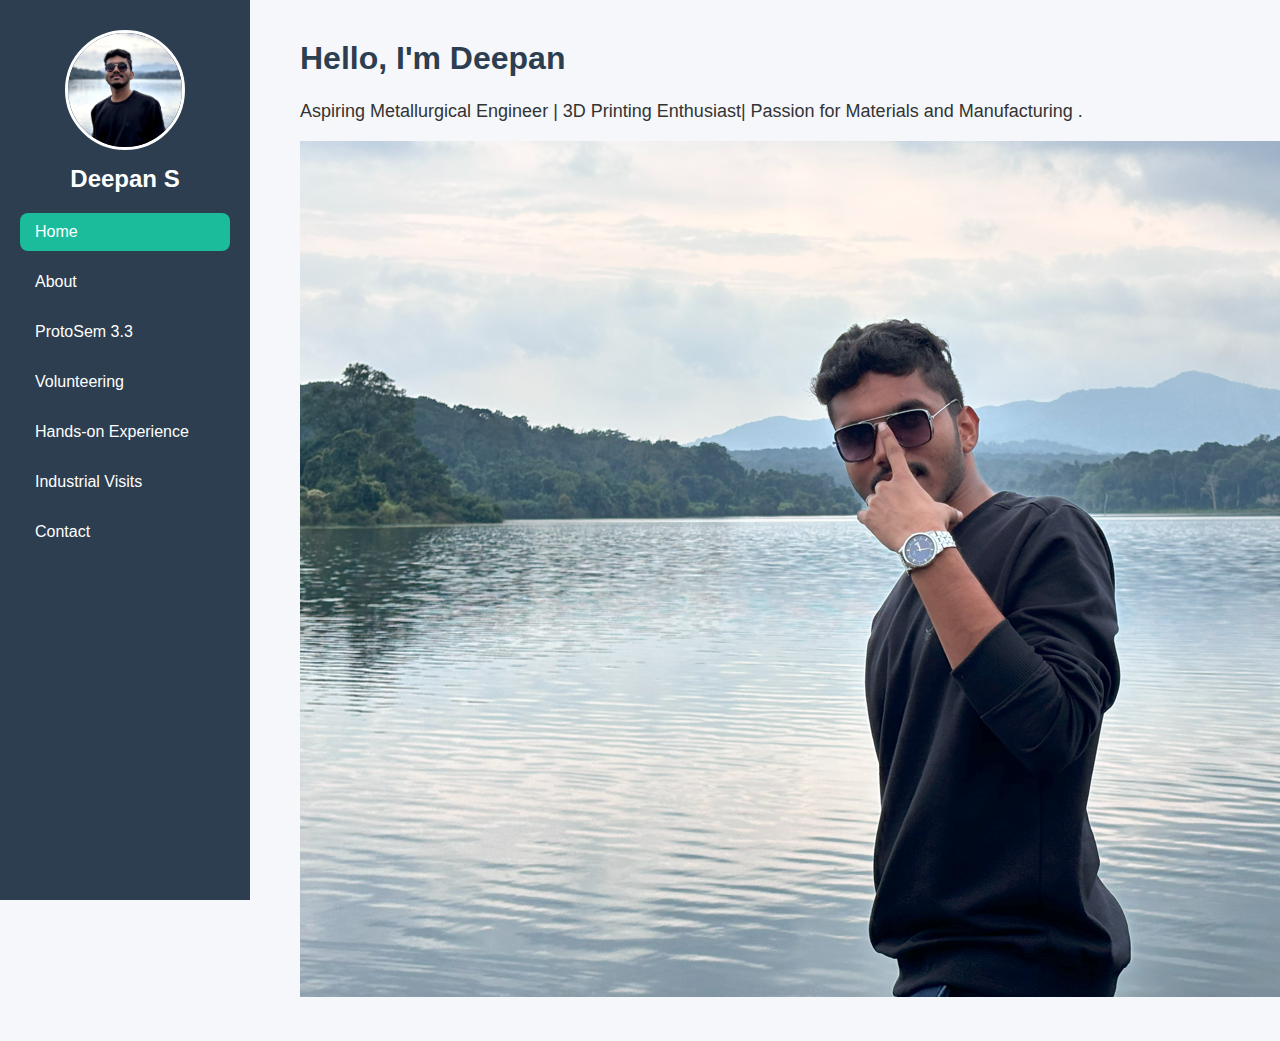
<file: index.html>
<!DOCTYPE html>
<html lang="en">
<head>
  <meta charset="UTF-8" />
  <meta name="viewport" content="width=device-width, initial-scale=1.0"/>
  <title>Home | Deepan S</title>
  <link rel="stylesheet" href="style.css"/>
</head>
<body>
  <div class="sidebar">
    <img src="24.jpg" alt="Profile" class="profile-pic">
    <h2>Deepan S</h2>
    <nav>
      <a class="active" href="index.html">Home</a>
      <a href="about.html">About</a>
      <a href="protosem.html">ProtoSem 3.3</a>
      <a href="volunteering.html">Volunteering</a>
      <a href="experience.html">Hands-on Experience</a>
      <a href="visits.html">Industrial Visits</a>
      <a href="contact.html">Contact</a>
    </nav>
  </div>
  <main class="main-content">
    <h1>Hello, I'm Deepan</h1>
    <p>Aspiring Metallurgical Engineer | 3D Printing Enthusiast| Passion for Materials and Manufacturing .</p>
    <img src="26.png" alt="Hero" class="hero-img">
  </main>
</body>
</html>
</file>
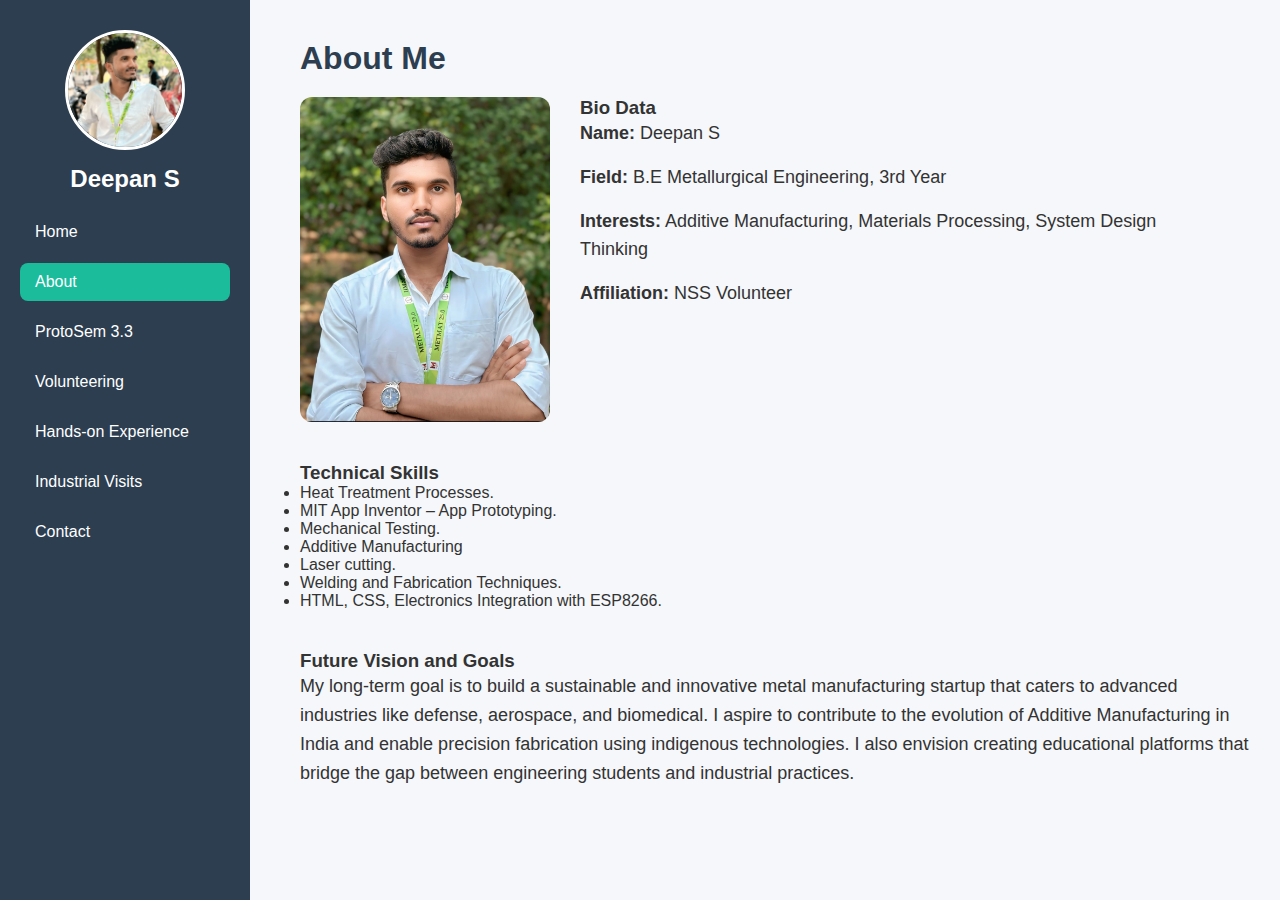
<file: about.html>
<!DOCTYPE html>
<html lang="en">
<head>
  <meta charset="UTF-8" />
  <meta name="viewport" content="width=device-width, initial-scale=1.0"/>
  <title>About | Deepan S</title>
  <link rel="stylesheet" href="style.css"/>
</head>
<body>
  <div class="sidebar">
    <img src="2.jpg" alt="Profile" class="profile-pic">
    <h2>Deepan S</h2>
    <nav>
      <a href="index.html">Home</a>
      <a class="active" href="about.html">About</a>
      <a href="protosem.html">ProtoSem 3.3</a>
      <a href="volunteering.html">Volunteering</a>
      <a href="experience.html">Hands-on Experience</a>
      <a href="visits.html">Industrial Visits</a>
      <a href="contact.html">Contact</a>
    </nav>
  </div>
  <main class="main-content">
    <h1>About Me</h1>

    <div style="display: flex; gap: 30px; flex-wrap: wrap;">
      <img src="3.jpg" alt="Deepan Portrait" style="width: 250px; border-radius: 12px;" />
      <div style="max-width: 600px;">
        <h3>Bio Data</h3>
        <p><strong>Name:</strong> Deepan S</p>
        <p><strong>Field:</strong> B.E Metallurgical Engineering, 3rd Year</p>
        <p><strong>Interests:</strong> Additive Manufacturing, Materials Processing, System Design Thinking</p>
        <p><strong>Affiliation:</strong>  NSS Volunteer</p>
      </div>
    </div>

    <section style="margin-top: 40px;">
      <h3>Technical Skills</h3>
      <ul>
        <li>Heat Treatment Processes.</li>
        <li>MIT App Inventor – App Prototyping.</li>
        <li>Mechanical Testing.</li>
        <li>Additive Manufacturing</li>
        <li>Laser cutting.</li>
        <li>Welding and Fabrication Techniques.</li>
        <li>HTML, CSS, Electronics Integration with ESP8266.</li>
      </ul>
    </section>

    <section style="margin-top: 40px;">
      <h3>Future Vision and Goals</h3>
      <p>
        My long-term goal is to build a sustainable and innovative metal manufacturing startup
        that caters to advanced industries like defense, aerospace, and biomedical. I aspire to
        contribute to the evolution of Additive Manufacturing in India and enable precision fabrication
        using indigenous technologies. I also envision creating educational platforms that bridge
        the gap between engineering students and industrial practices.
      </p>
    </section>
  </main>
</body>
</html>
</file>
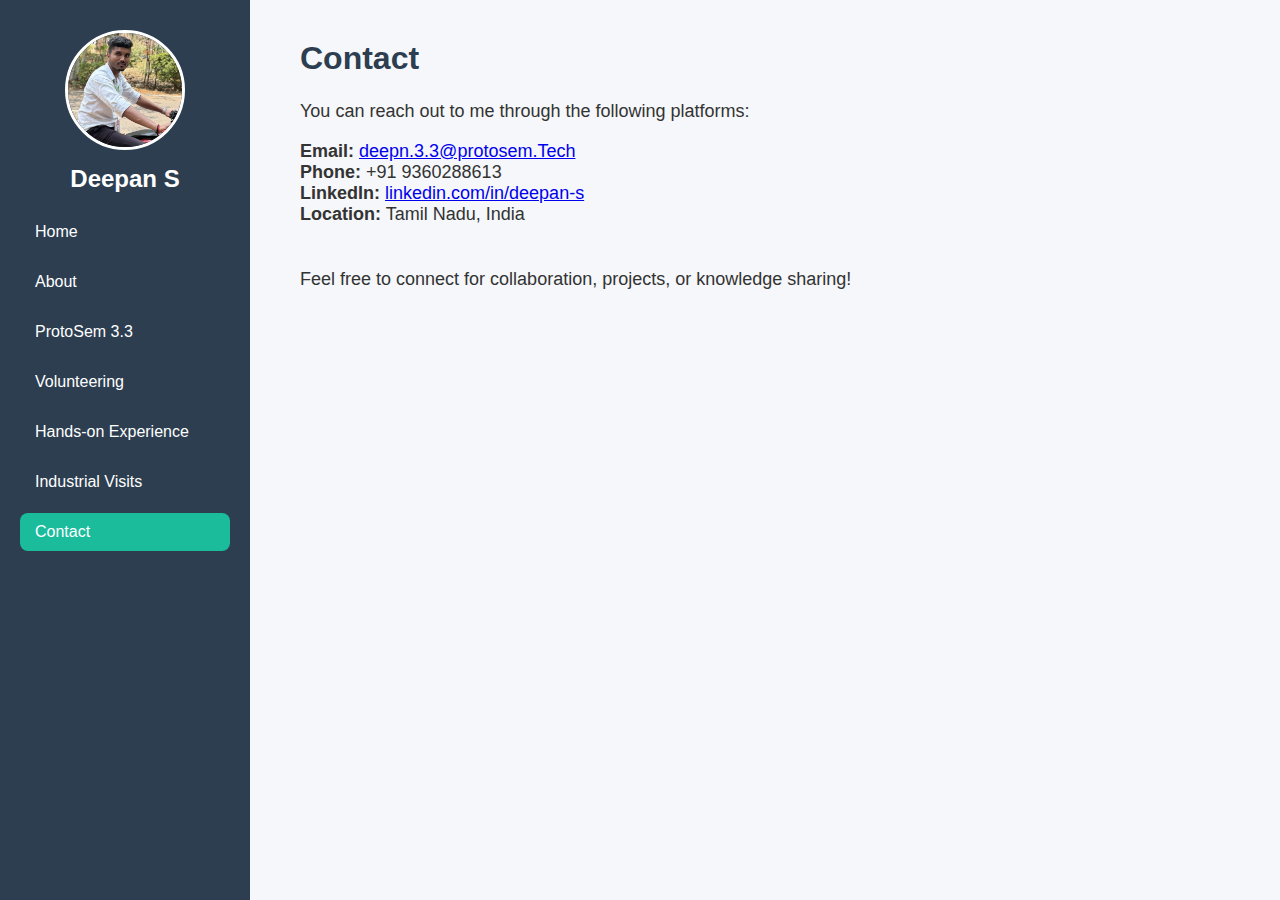
<file: contact.html>
<!DOCTYPE html>
<html lang="en">
<head>
  <meta charset="UTF-8" />
  <meta name="viewport" content="width=device-width, initial-scale=1.0"/>
  <title>Contact | Deepan S</title>
  <link rel="stylesheet" href="style.css"/>
</head>
<body>
  <div class="sidebar">
    <img src="22.jpg" alt="Profile" class="profile-pic">
    <h2>Deepan S</h2>
    <nav>
      <a href="index.html">Home</a>
      <a href="about.html">About</a>
      <a href="protosem.html">ProtoSem 3.3</a>
      <a href="volunteering.html">Volunteering</a>
      <a href="experience.html">Hands-on Experience</a>
      <a href="visits.html">Industrial Visits</a>
      <a class="active" href="contact.html">Contact</a>
    </nav>
  </div>
  <main class="main-content">
    <h1>Contact</h1>
    <p>You can reach out to me through the following platforms:</p>

    <ul style="list-style-type: none; padding: 0; font-size: 18px;">
      <li><strong>Email:</strong> <a href="deepan.3.3@protosem.Tech">deepn.3.3@protosem.Tech</a></li>
      <li><strong>Phone:</strong> +91 9360288613 </li>
      <li><strong>LinkedIn:</strong> <a href="https://www.linkedin.com/in/deepan-s35?utm_source=share&utm_campaign=share_via&utm_content=profile&utm_medium=android_app" target="_blank">linkedin.com/in/deepan-s</a></li>
      <li><strong>Location:</strong> Tamil Nadu, India</li>
    </ul>

    <p style="margin-top: 40px;">Feel free to connect for collaboration, projects, or knowledge sharing!</p>
  </main>
</body>
</html>
</file>
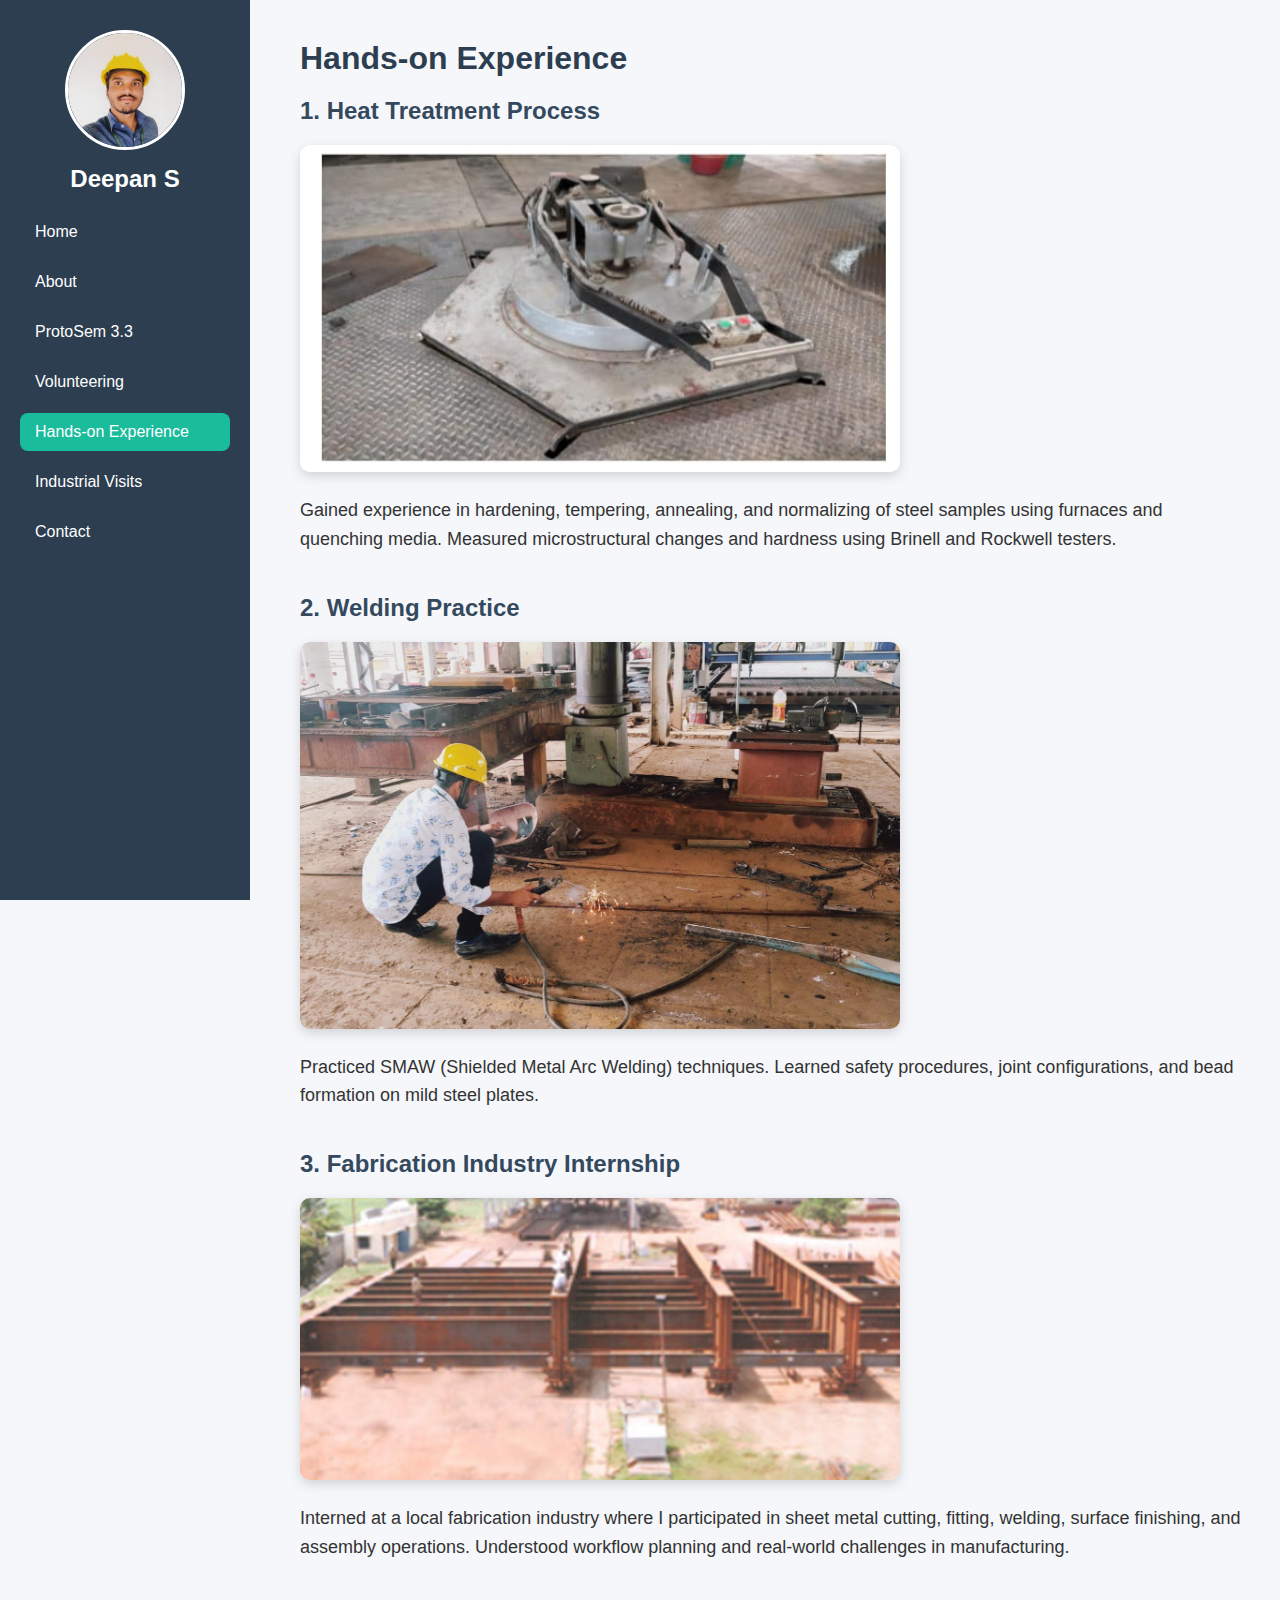
<file: experience.html>
<!DOCTYPE html>
<html lang="en">
<head>
  <meta charset="UTF-8" />
  <meta name="viewport" content="width=device-width, initial-scale=1.0"/>
  <title>Hands-on Experience | Deepan S</title>
  <link rel="stylesheet" href="style.css"/>
</head>
<body>
  <div class="sidebar">
    <img src="20.jpg" alt="Profile" class="profile-pic">
    <h2>Deepan S</h2>
    <nav>
      <a href="index.html">Home</a>
      <a href="about.html">About</a>
      <a href="protosem.html">ProtoSem 3.3</a>
      <a href="volunteering.html">Volunteering</a>
      <a class="active" href="experience.html">Hands-on Experience</a>
      <a href="visits.html">Industrial Visits</a>
      <a href="contact.html">Contact</a>
    </nav>
  </div>
  <main class="main-content">
    <h1>Hands-on Experience</h1>

    <div class="assignment">
      <h3>1. Heat Treatment Process</h3>
      <img src="12.jpg" alt="Heat Treatment Process" class="assignment-img" />
      <p>
        Gained experience in hardening, tempering, annealing, and normalizing of steel samples using
        furnaces and quenching media. Measured microstructural changes and hardness using Brinell and Rockwell testers.
      </p>
    </div>

    <div class="assignment">
      <h3>2. Welding Practice</h3>
      <img src="13.jpg" alt="Welding Workshop" class="assignment-img" />
      <p>
        Practiced SMAW (Shielded Metal Arc Welding)  techniques.
        Learned safety procedures, joint configurations, and bead formation on mild steel plates.
      </p>
    </div>

    <div class="assignment">
      <h3>3. Fabrication Industry Internship</h3>
      <img src="14.png" alt="Fabrication Internship" class="assignment-img" />
      <p>
        Interned at a local fabrication industry where I participated in sheet metal cutting, fitting,
        welding, surface finishing, and assembly operations. Understood workflow planning and real-world challenges in manufacturing.
      </p>
    </div>

  </main>
</body>
</html>
</file>
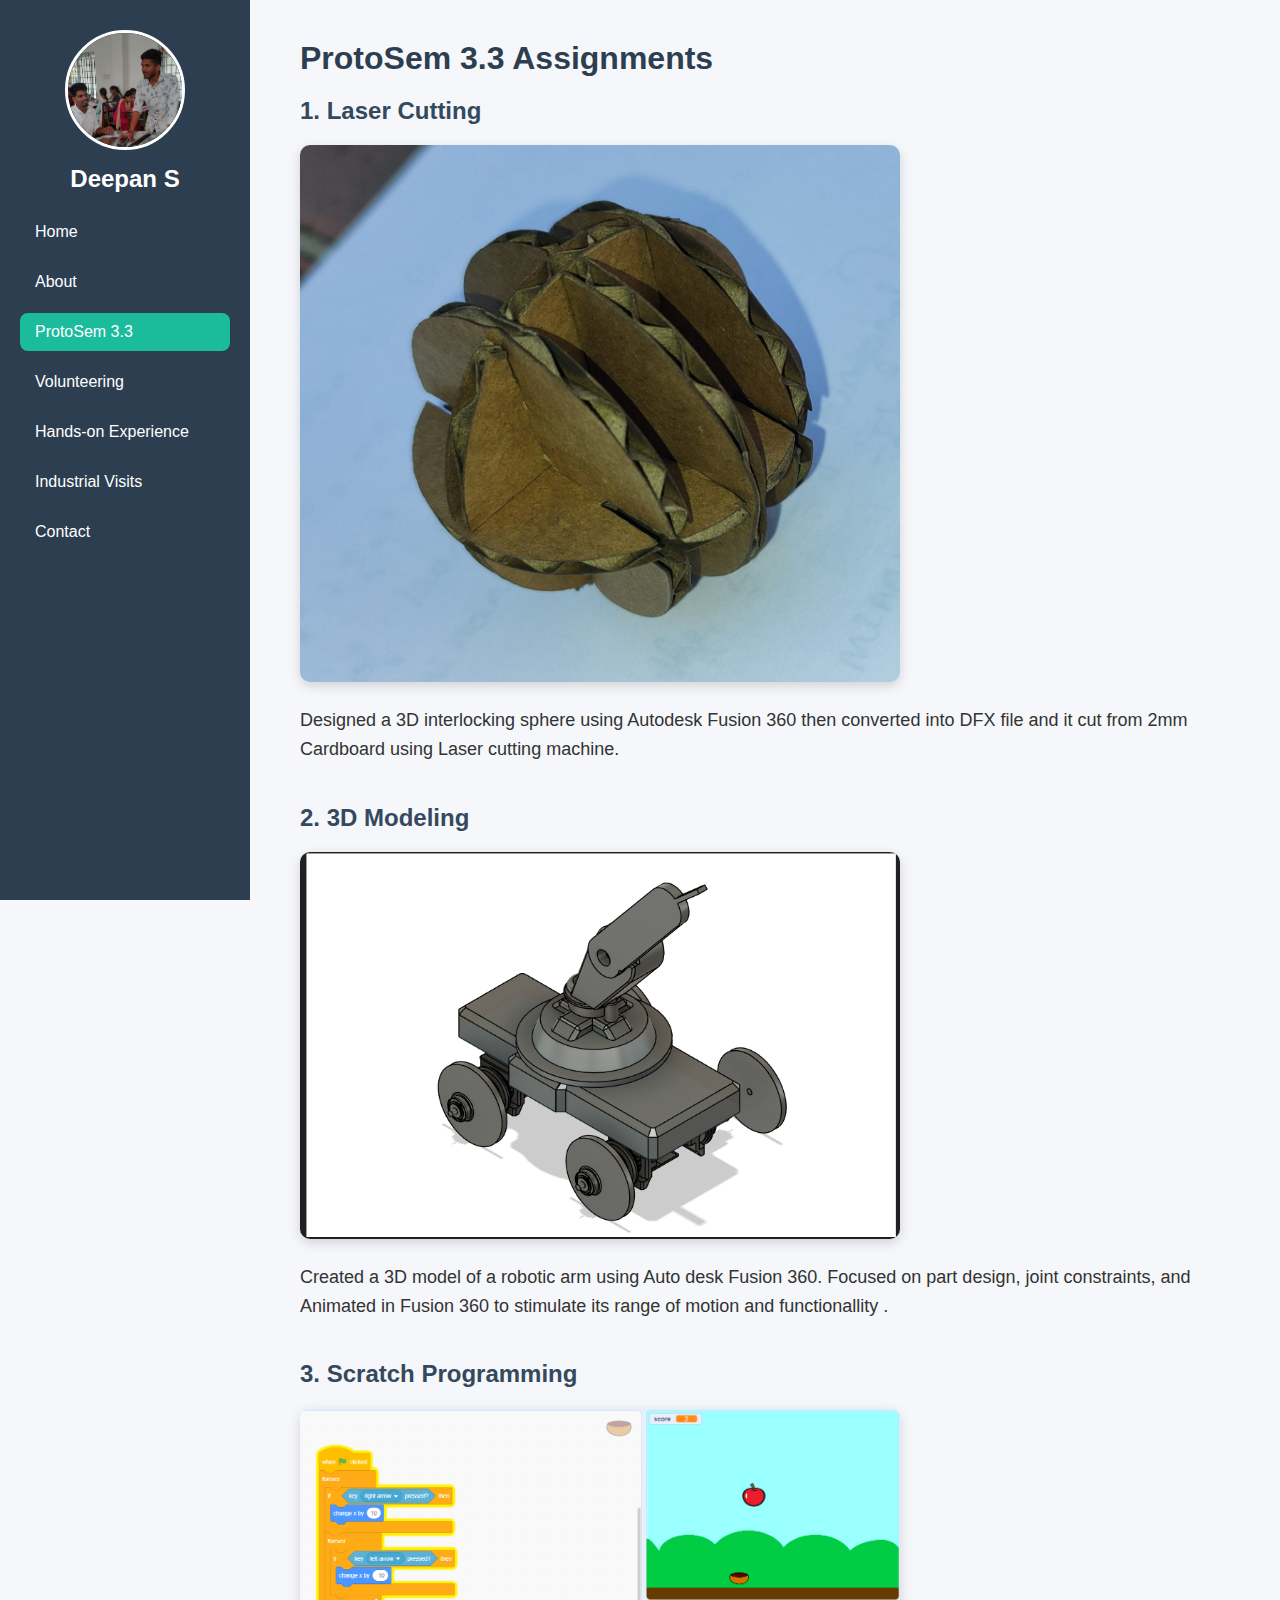
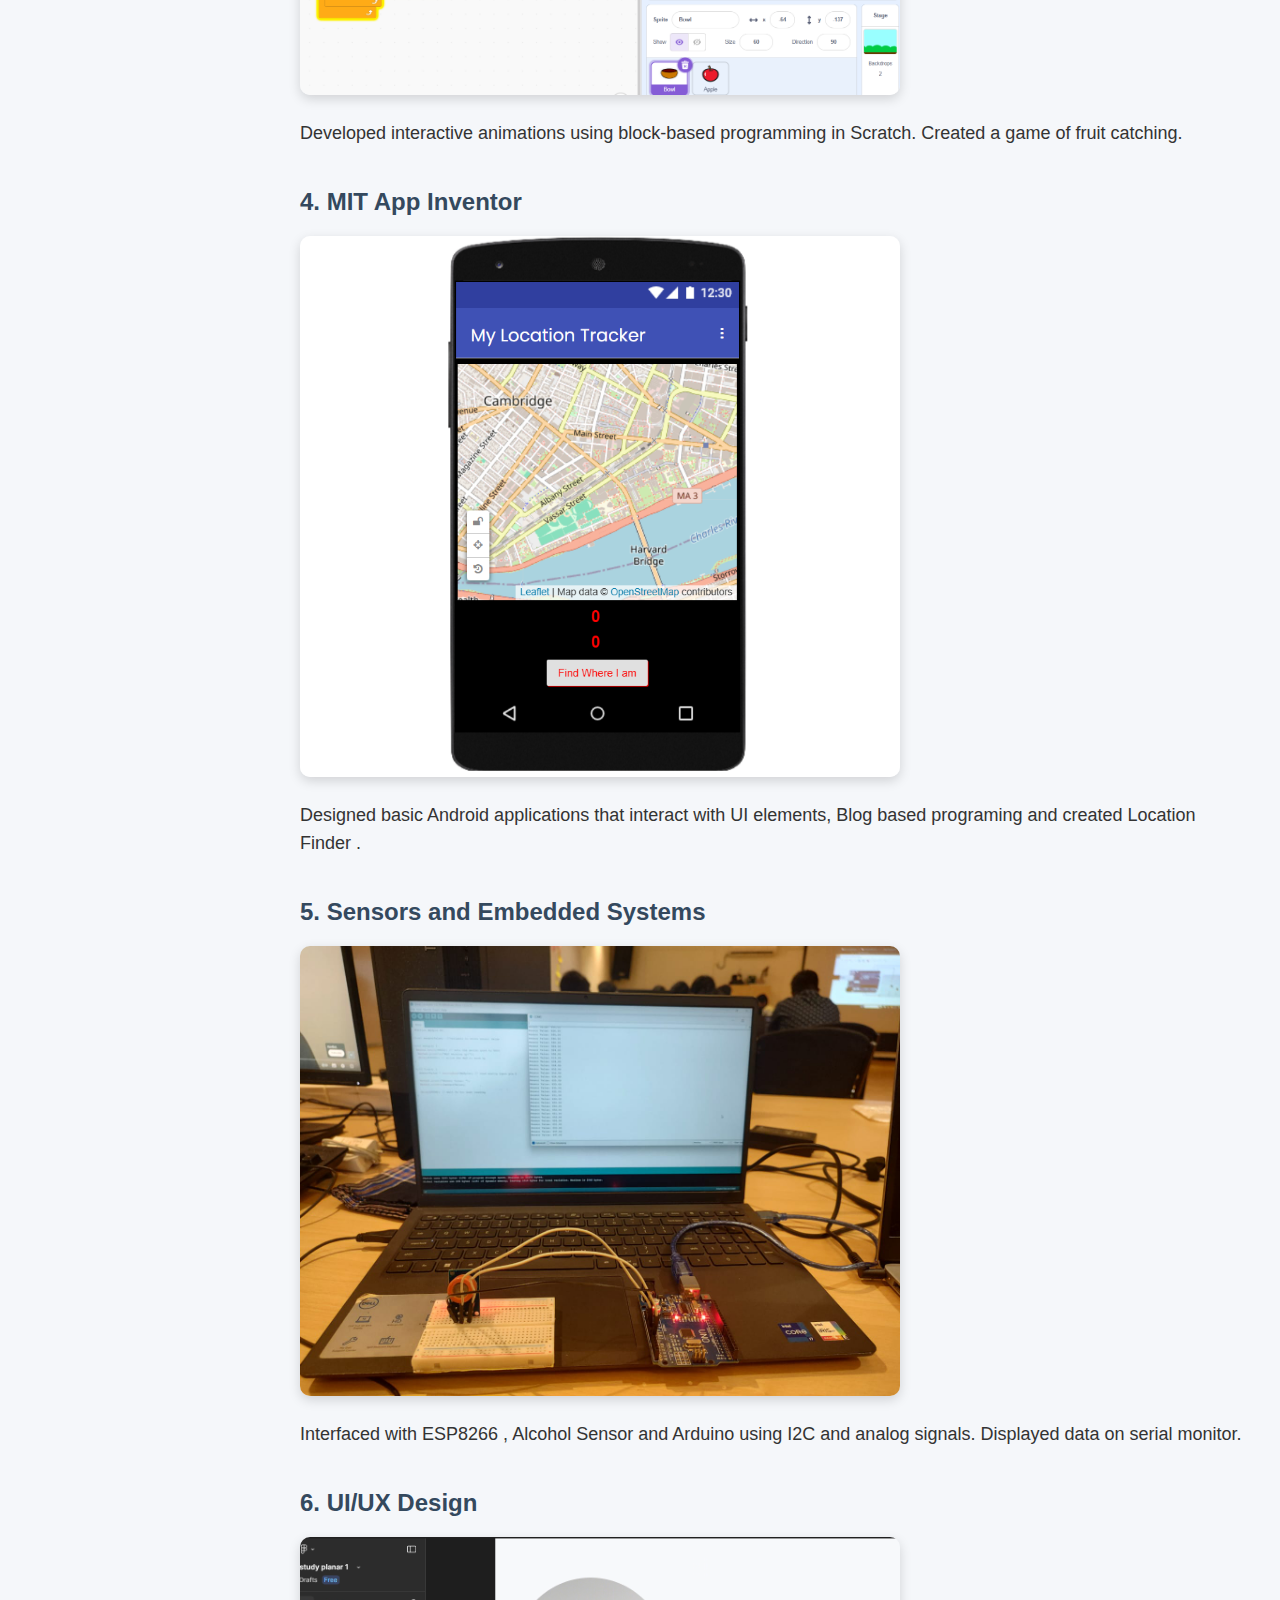
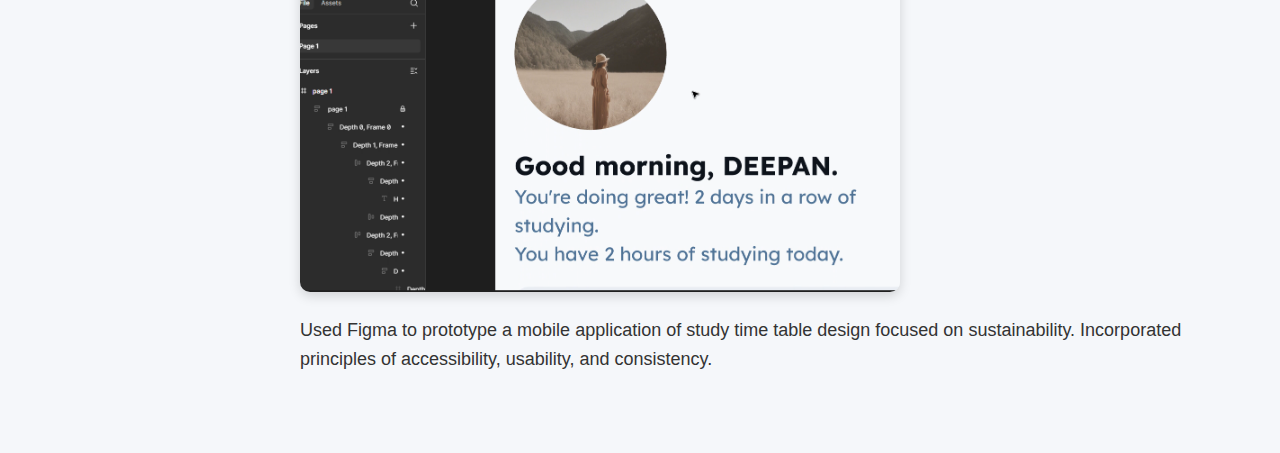
<file: protosem.html>
<!DOCTYPE html>
<html lang="en">
<head>
  <meta charset="UTF-8" />
  <meta name="viewport" content="width=device-width, initial-scale=1.0"/>
  <title>ProtoSem 3.3 | Deepan S</title>
  <link rel="stylesheet" href="style.css"/>
</head>
<body>
  <div class="sidebar">
    <img src="21.jpg" alt="Profile" class="profile-pic">
    <h2>Deepan S</h2>
    <nav>
      <a href="index.html">Home</a>
      <a href="about.html">About</a>
      <a class="active" href="protosem.html">ProtoSem 3.3</a>
      <a href="volunteering.html">Volunteering</a>
      <a href="experience.html">Hands-on Experience</a>
      <a href="visits.html">Industrial Visits</a>
      <a href="contact.html">Contact</a>
    </nav>
  </div>
  <main class="main-content">
    <h1>ProtoSem 3.3 Assignments</h1>

    <div class="assignment">
      <h3>1. Laser Cutting</h3>
      <img src="4.jpg" alt="Laser Cutting" class="assignment-img" />
      <p>
        Designed a 3D interlocking sphere using Autodesk Fusion 360 then converted into DFX file 
        and it cut from 2mm Cardboard using Laser cutting machine.
      </p>
    </div>

    <div class="assignment">
      <h3>2. 3D Modeling</h3>
      <img src="5.png" alt="3D Modeling" class="assignment-img" />
      <p>
        Created a 3D model of a robotic arm using Auto desk Fusion 360. Focused on part design, joint constraints,
        and Animated in Fusion 360 to stimulate its range of motion and functionallity . 
      </p>
    </div>

    <div class="assignment">
      <h3>3. Scratch Programming</h3>
      <img src="6.png" alt="Scratch Project" class="assignment-img" />
      <p>
        Developed interactive animations using block-based programming in Scratch.
        Created a game of fruit catching.
      </p>
    </div>

    <div class="assignment">
      <h3>4. MIT App Inventor</h3>
      <img src="7.png" alt="App Inventor" class="assignment-img" />
      <p>
        Designed basic Android applications that interact with UI elements, Blog based programing and 
        created Location Finder .
      </p>
    </div>

    <div class="assignment">
      <h3>5. Sensors and Embedded Systems</h3>
      <img src="8.jpg" alt="Sensor Integration" class="assignment-img" />
      <p>
        Interfaced  with ESP8266 , Alcohol Sensor and Arduino
        using I2C and analog signals. Displayed data on serial monitor.
      </p>
    </div>

    <div class="assignment">
      <h3>6. UI/UX Design</h3>
      <img src="9.png" alt="UI UX Design" class="assignment-img" />
      <p>
        Used Figma to prototype a mobile application  of study time table design focused on sustainability.
        Incorporated principles of accessibility, usability, and consistency.
      </p>
    </div>

  </main>
</body>
</html>
</file>
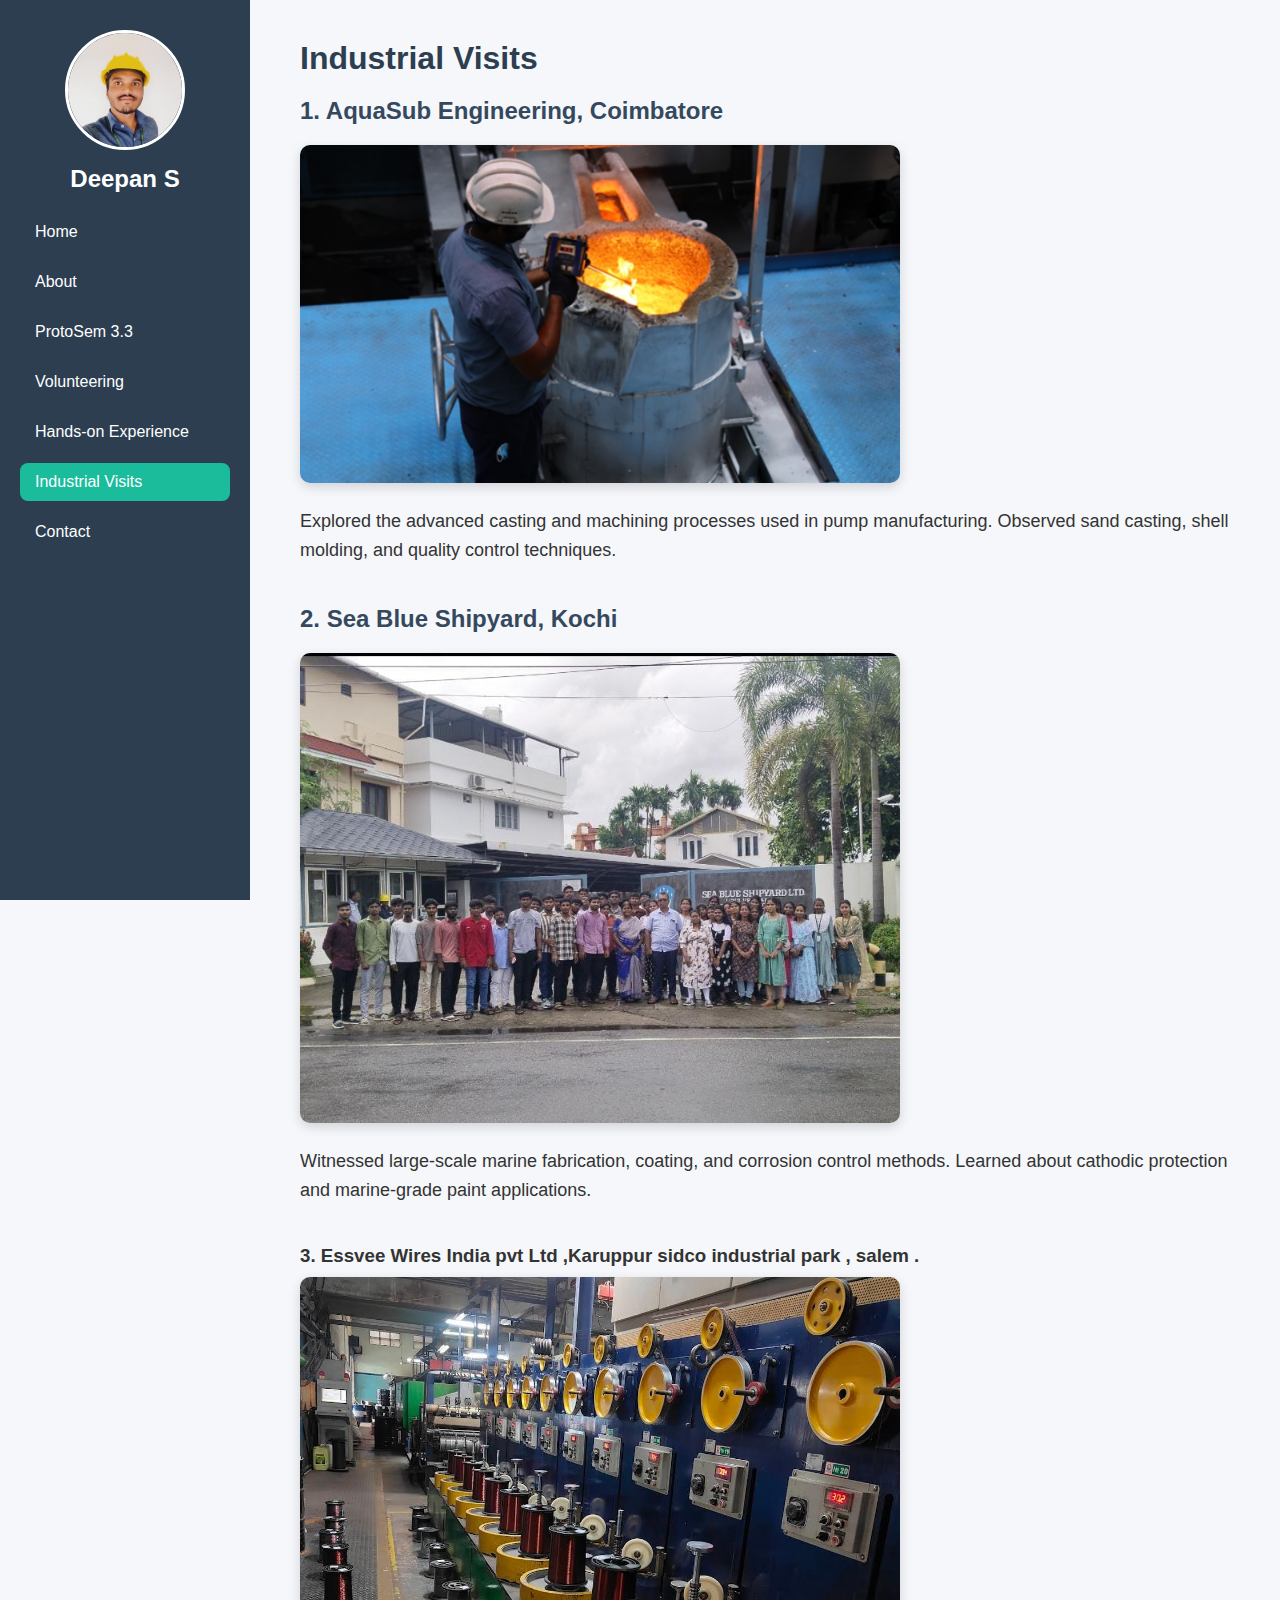
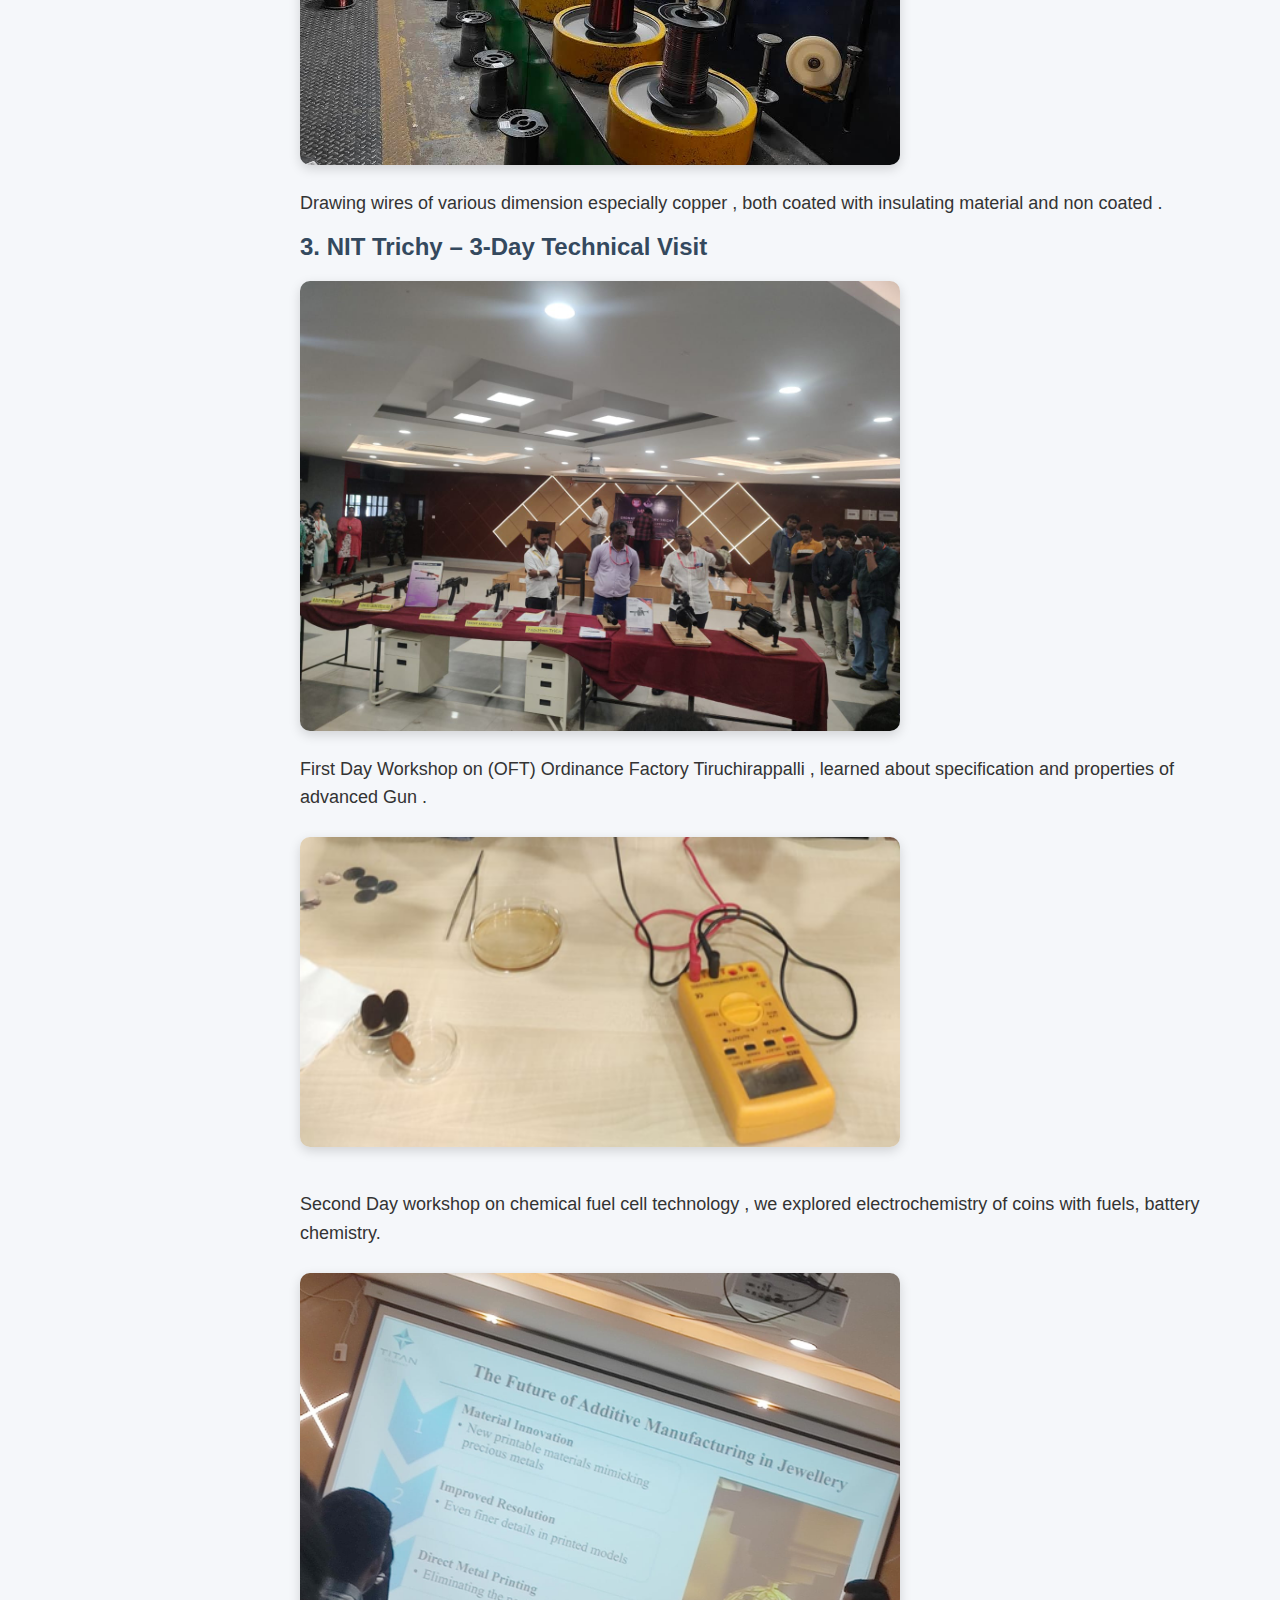
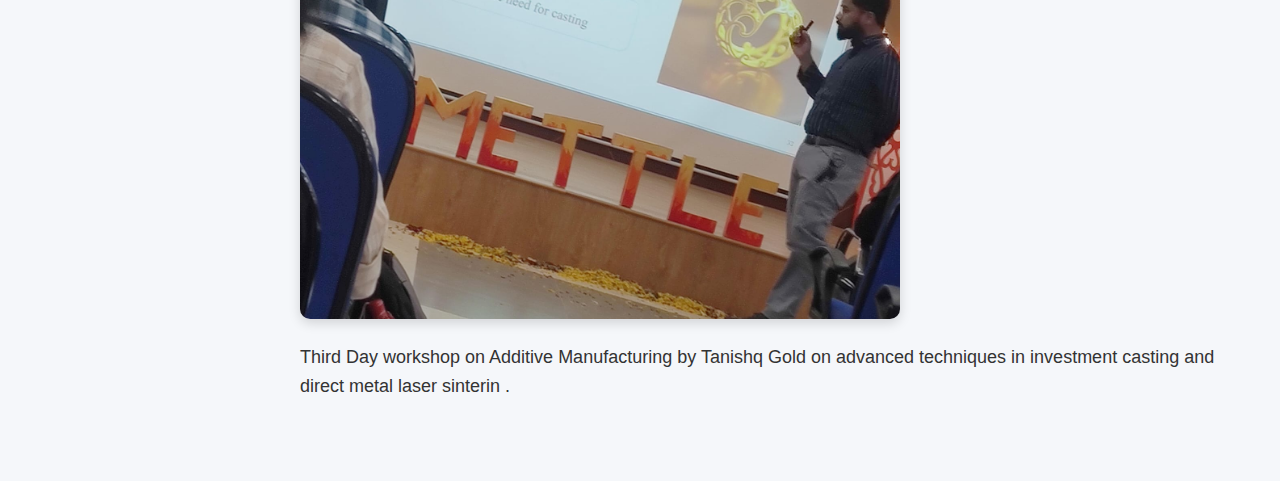
<file: visits.html>
<!DOCTYPE html>
<html lang="en">
<head>
  <meta charset="UTF-8" />
  <meta name="viewport" content="width=device-width, initial-scale=1.0"/>
  <title>Industrial Visits | Deepan S</title>
  <link rel="stylesheet" href="style.css"/>
</head>
<body>
  <div class="sidebar">
    <img src="20.jpg" alt="Profile" class="profile-pic">
    <h2>Deepan S</h2>
    <nav>
      <a href="index.html">Home</a>
      <a href="about.html">About</a>
      <a href="protosem.html">ProtoSem 3.3</a>
      <a href="volunteering.html">Volunteering</a>
      <a href="experience.html">Hands-on Experience</a>
      <a class="active" href="visits.html">Industrial Visits</a>
      <a href="contact.html">Contact</a>
    </nav>
  </div>
  <main class="main-content">
    <h1>Industrial Visits</h1>

    <div class="assignment">
      <h3>1. AquaSub Engineering, Coimbatore</h3>
      <img src="15.png" alt="AquaSub Visit" class="assignment-img" />
      <p>
        Explored the advanced casting and machining processes used in pump manufacturing.
        Observed sand casting, shell molding, and quality control techniques.
      </p>
    </div>

    <div class="assignment">
      <h3>2. Sea Blue Shipyard, Kochi</h3>
      <img src="16.jpg" alt="Sea Blue Shipyard Visit" class="assignment-img" />
      <p>
        Witnessed large-scale marine fabrication, coating, and corrosion control methods.
        Learned about cathodic protection and marine-grade paint applications.
      </p>
    </div>
      <h3>3. Essvee Wires India pvt Ltd ,Karuppur sidco industrial park , salem .</h3>
      <img src="25.jpg" alt="Sea Blue Shipyard Visit" class="assignment-img" />
      <p>
        Drawing wires of various dimension especially copper , both coated with insulating material and non coated .
    <div class="assignment">
      <h3>3. NIT Trichy – 3-Day Technical Visit</h3>
      <img src="17.jpg" alt="NIT Trichy Visit" class="assignment-img" />
      <p>
        First Day Workshop on (OFT) Ordinance Factory Tiruchirappalli , 
        learned about specification and properties of advanced Gun .
      <p>
        <img src="18.png" alt="NIT Trichy Visit" class="assignment-img" />
        <p>
         Second Day workshop on chemical fuel cell technology , we explored electrochemistry of coins with fuels,
         battery chemistry.
      </p>
      <img src="19.jpg" alt="NIT Trichy Visit" class="assignment-img" />
      <p>
        Third Day workshop on Additive Manufacturing by  
        Tanishq Gold on advanced techniques in investment casting and direct metal laser sinterin .
    </div>

  </main>
</body>
</html>
</file>
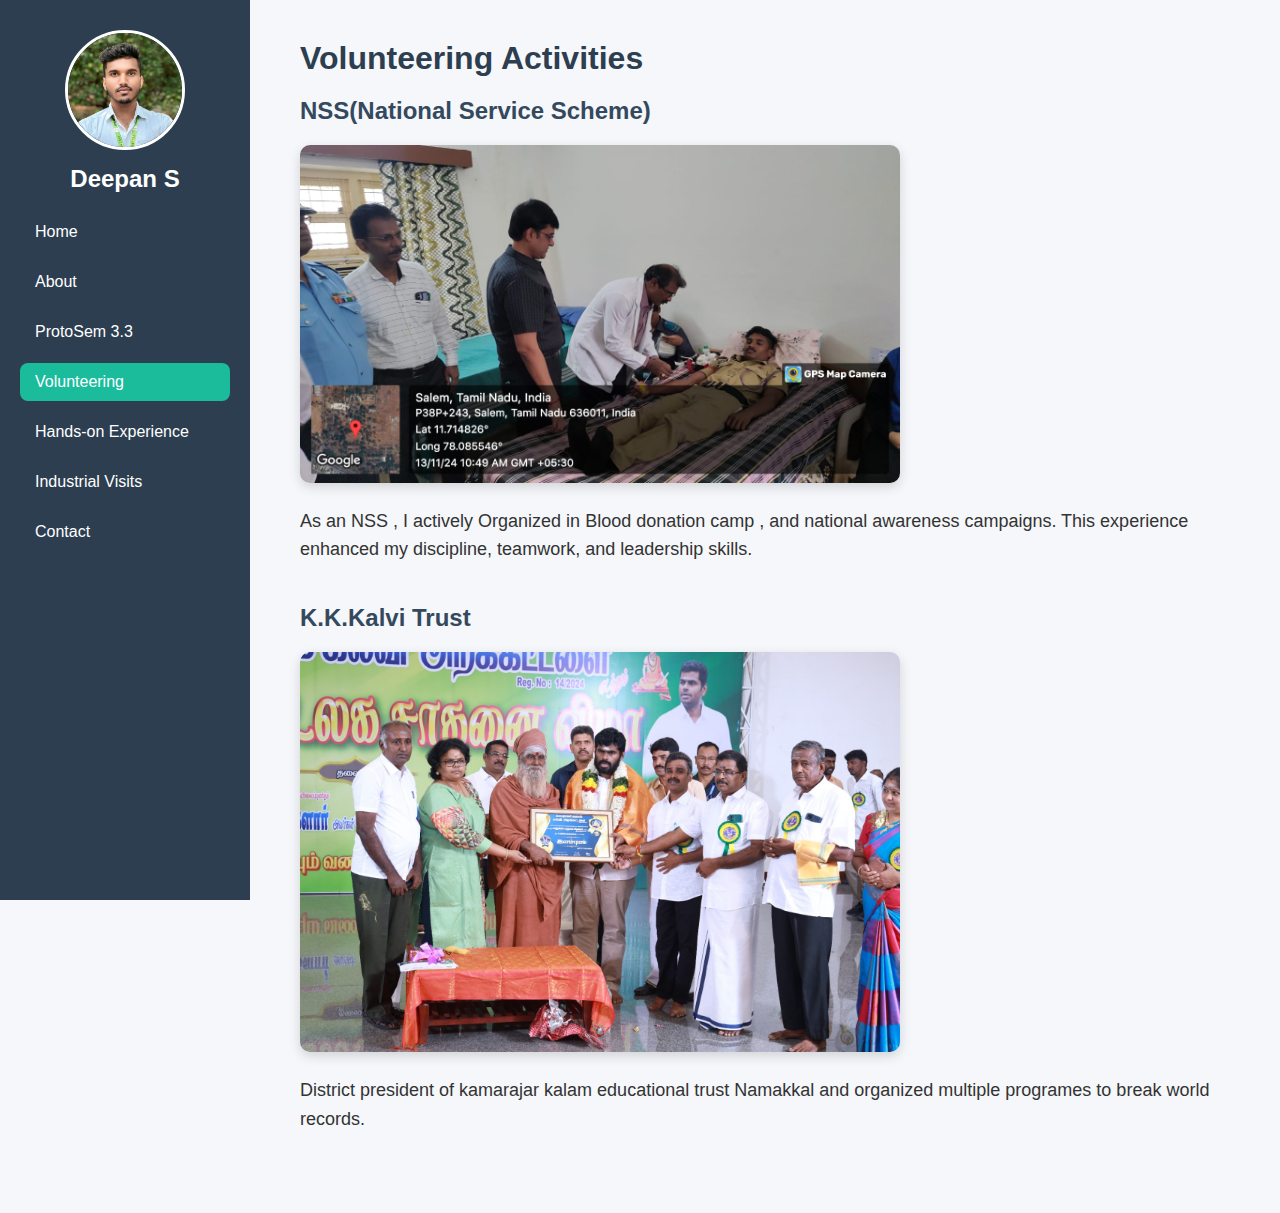
<file: volunteering.html>
<!DOCTYPE html>
<html lang="en">
<head>
  <meta charset="UTF-8" />
  <meta name="viewport" content="width=device-width, initial-scale=1.0"/>
  <title>Volunteering | Deepan S</title>
  <link rel="stylesheet" href="style.css"/>
</head>
<body>
  <div class="sidebar">
    <img src="23.jpg" alt="Profile" class="profile-pic">
    <h2>Deepan S</h2>
    <nav>
      <a href="index.html">Home</a>
      <a href="about.html">About</a>
      <a href="protosem.html">ProtoSem 3.3</a>
      <a class="active" href="volunteering.html">Volunteering</a>
      <a href="experience.html">Hands-on Experience</a>
      <a href="visits.html">Industrial Visits</a>
      <a href="contact.html">Contact</a>
    </nav>
  </div>
  <main class="main-content">
    <h1>Volunteering Activities</h1>

    <div class="assignment">
      <h3>NSS(National Service Scheme)</h3>
      <img src="10.jpg" alt="NSS Volunteering" class="assignment-img" />
      <p>
        As an NSS , I actively Organized  in Blood donation camp , 
         and national awareness campaigns. This experience enhanced my discipline,
        teamwork, and leadership skills.
      </p>
    </div>

    <div class="assignment">
      <h3>K.K.Kalvi Trust</h3>
      <img src="11.jpg" alt="Kalvi Trust" class="assignment-img" />
      <p>
       District president of kamarajar kalam educational trust Namakkal and organized multiple programes 
       to break world records.
      </p>
    </div>

  </main>
</body>
</html>
</file>
<file: style.css>
/* Global Reset */
* {
    margin: 0;
    padding: 0;
    box-sizing: border-box;
  }
  
  body {
    font-family: 'Segoe UI', Tahoma, Geneva, Verdana, sans-serif;
    display: flex;
    min-height: 100vh;
    background: #f5f7fa;
    color: #333;
  }
  
  /* Sidebar */
  .sidebar {
    width: 250px;
    background-color: #2c3e50;
    color: white;
    padding: 30px 20px;
    display: flex;
    flex-direction: column;
    align-items: center;
    flex-shrink: 0;
    position: fixed;
    height: 100vh;
    overflow-y: auto;
  }
  
  .sidebar .profile-pic {
    width: 120px;
    height: 120px;
    object-fit: cover;
    border-radius: 50%;
    margin-bottom: 15px;
    border: 3px solid white;
  }
  
  .sidebar h2 {
    font-size: 24px;
    margin-bottom: 20px;
  }
  
  .sidebar nav {
    width: 100%;
    display: flex;
    flex-direction: column;
    gap: 12px;
  }
  
  .sidebar nav a {
    text-decoration: none;
    color: white;
    padding: 10px 15px;
    border-radius: 8px;
    transition: background 0.3s ease;
  }
  
  .sidebar nav a:hover,
  .sidebar nav a.active {
    background-color: #1abc9c;
  }
  
  /* Main Content */
  .main-content {
    margin-left: 270px;
    padding: 40px 30px;
    flex: 1;
  }
  
  .main-content h1 {
    font-size: 32px;
    color: #2c3e50;
    margin-bottom: 20px;
  }
  
  .main-content p {
    font-size: 18px;
    line-height: 1.6;
    margin-bottom: 15px;
  }
  
  .assignment {
    margin-bottom: 40px;
  }
  
  .assignment h3 {
    font-size: 24px;
    color: #34495e;
    margin-bottom: 10px;
  }
  
  .assignment-img {
    width: 100%;
    max-width: 600px;
    height: auto;
    border-radius: 10px;
    box-shadow: 0 4px 12px rgba(0, 0, 0, 0.15);
    margin: 10px 0 20px;
  }
  
  /* Responsive Design */
  @media (max-width: 768px) {
    body {
      flex-direction: column;
    }
  
    .sidebar {
      width: 100%;
      height: auto;
      position: relative;
      flex-direction: row;
      justify-content: space-around;
      padding: 20px;
    }
  
    .sidebar nav {
      flex-direction: row;
      flex-wrap: wrap;
      justify-content: center;
    }
  
    .main-content {
      margin-left: 0;
      padding: 20px;
    }
  
    .sidebar .profile-pic {
      width: 60px;
      height: 60px;
    }
  
    .sidebar h2 {
      font-size: 18px;
      margin-bottom: 0;
    }
  }
</file>
